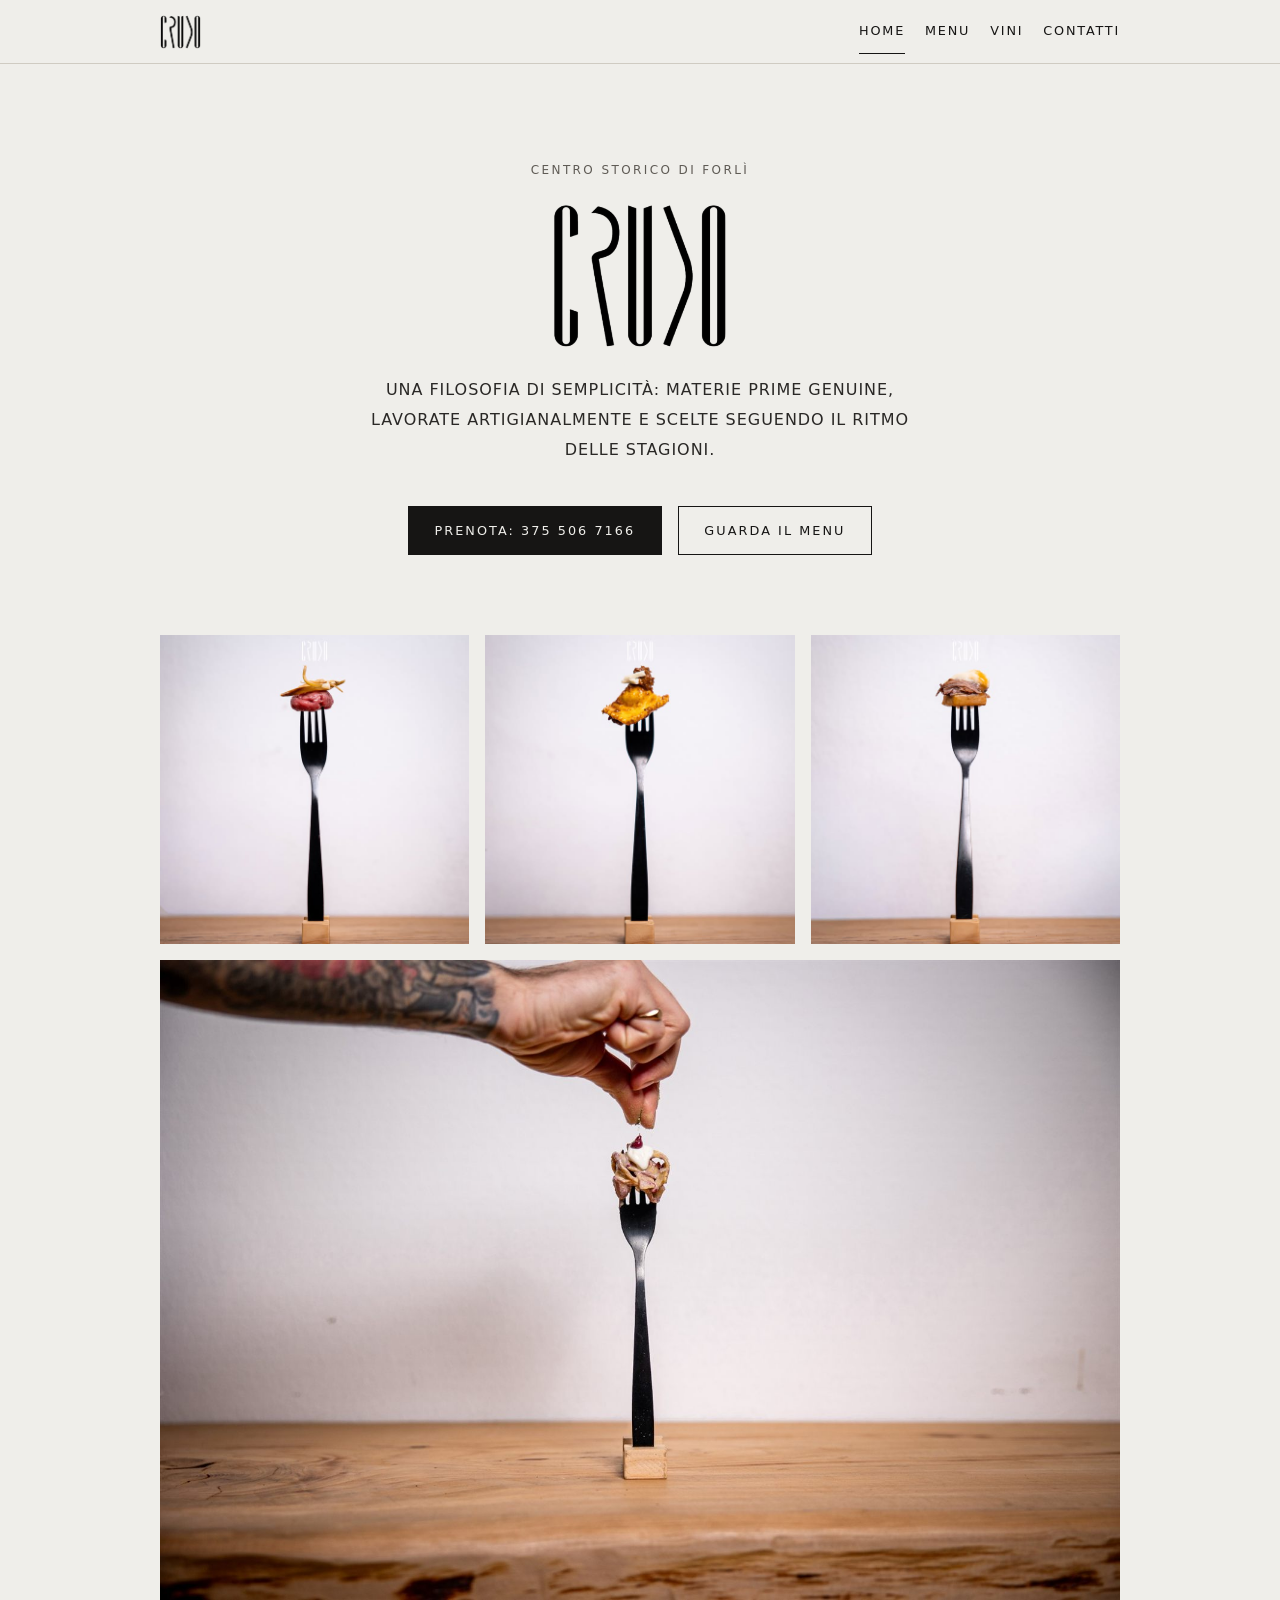
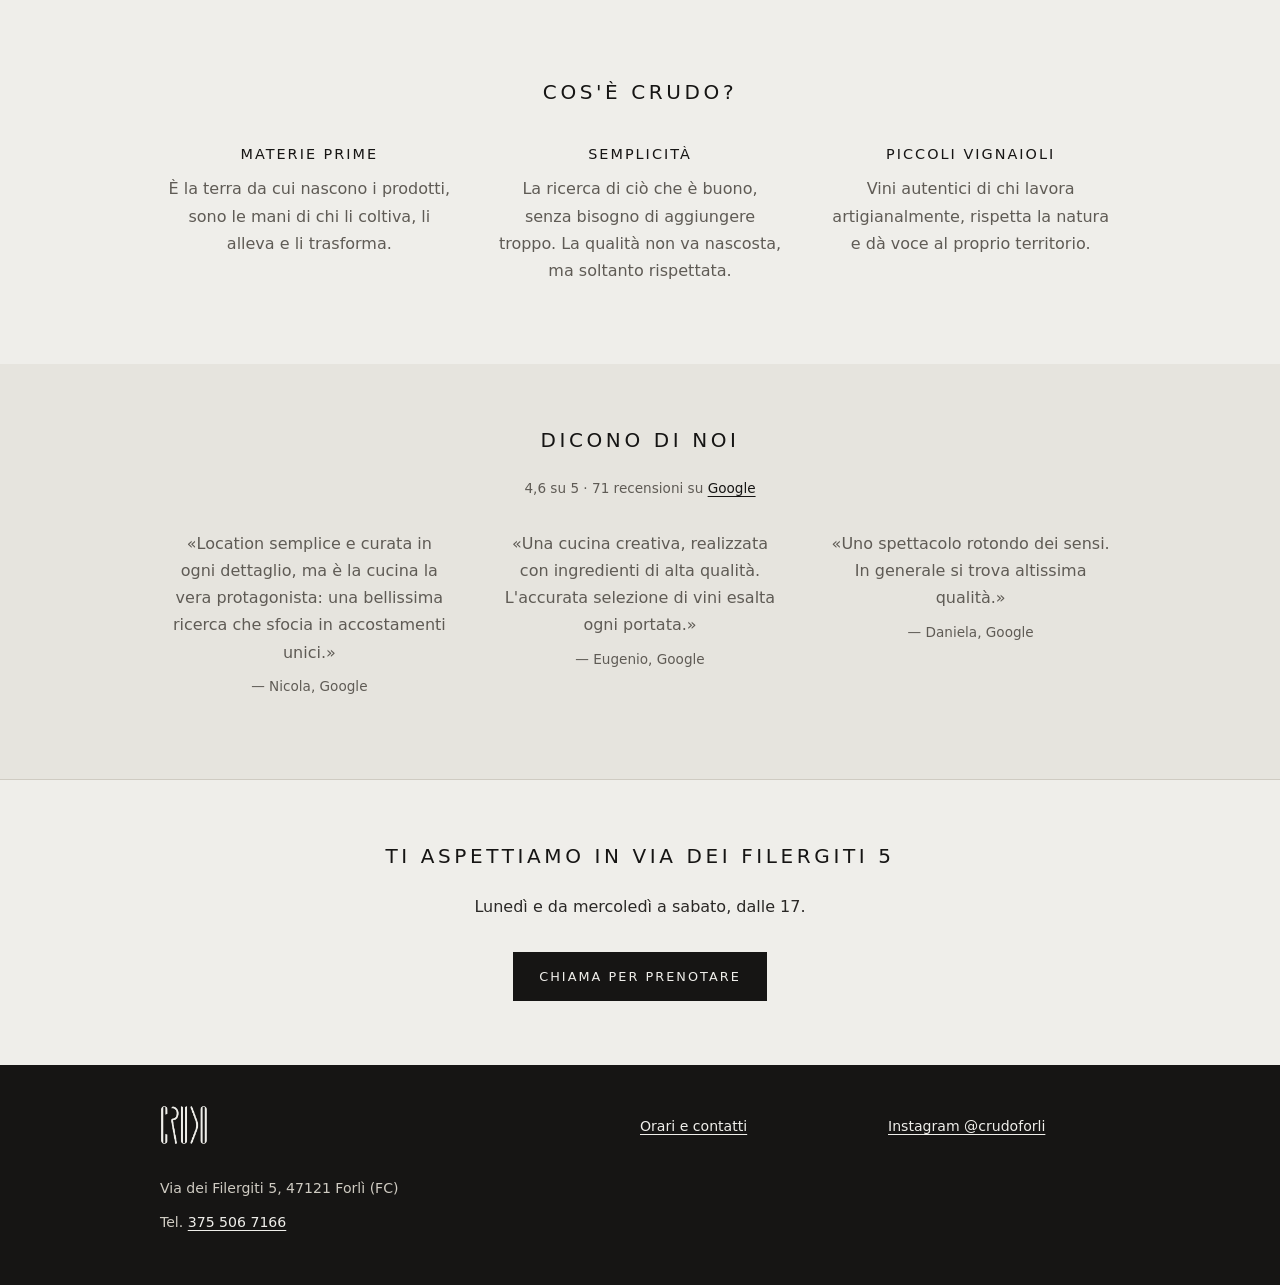
<file: index.html>
<!doctype html>
<html lang="it">
<head>
  <meta charset="utf-8">
  <meta name="viewport" content="width=device-width, initial-scale=1">
  <title>Crudo · Ristorante nel centro storico di Forlì</title>
  <meta name="description" content="Crudo, via dei Filergiti 5 nel centro storico di Forlì: materie prime genuine, cucina di stagione e vini di piccoli vignaioli. Prenota al 375 506 7166.">
  <meta property="og:type" content="website">
  <meta property="og:title" content="Crudo · Forlì">
  <meta property="og:description" content="Una filosofia di semplicità: materie prime genuine, stagioni, piccoli vignaioli. Centro storico di Forlì.">
  <meta property="og:image" content="https://www.crudoforli.it/img/mano-forchetta.jpg">
  <meta property="og:url" content="https://www.crudoforli.it/">
  <link rel="canonical" href="https://www.crudoforli.it/">
  <meta property="og:locale" content="it_IT">
  <meta name="twitter:card" content="summary_large_image">
  <link rel="stylesheet" href="css/style.css">
  <script type="application/ld+json">
  {
    "@context": "https://schema.org",
    "@type": "Restaurant",
    "name": "Crudo",
    "url": "https://www.crudoforli.it/",
    "image": "https://www.crudoforli.it/img/mano-forchetta.jpg",
    "telephone": "+39 375 506 7166",
    "acceptsReservations": "True",
    "sameAs": ["https://www.instagram.com/crudoforli/"],
    "address": {
      "@type": "PostalAddress",
      "streetAddress": "Via dei Filergiti 5",
      "postalCode": "47121",
      "addressLocality": "Forlì",
      "addressRegion": "FC",
      "addressCountry": "IT"
    },
    "geo": { "@type": "GeoCoordinates", "latitude": 44.2232008, "longitude": 12.0424388 },
    "openingHoursSpecification": [
      { "@type": "OpeningHoursSpecification", "dayOfWeek": "Monday", "opens": "17:00", "closes": "00:00" },
      { "@type": "OpeningHoursSpecification", "dayOfWeek": ["Wednesday", "Thursday", "Friday", "Saturday"], "opens": "17:00", "closes": "00:00" }
    ]
  }
  </script>
</head>
<body>
  <a class="skip" href="#contenuto">Vai al contenuto</a>
  <header class="header">
    <div class="wrap">
      <a class="logo" href="index.html"><img src="img/logo-crudo.png" alt="Crudo, torna alla home" width="338" height="283"></a>
      <nav class="nav" aria-label="Principale">
        <a href="index.html" aria-current="page">Home</a>
        <a href="menu.html">Menu</a>
        <a href="vini.html">Vini</a>
        <a href="contatti.html">Contatti</a>
      </nav>
    </div>
  </header>

  <main id="contenuto">
    <section class="hero">
      <div class="wrap">
        <p class="kicker">Centro storico di Forlì</p>
        <h1><img class="logo-hero" src="img/logo-crudo.png" alt="Crudo" width="338" height="283"></h1>
        <p class="lead">Una filosofia di semplicità: materie prime genuine, lavorate artigianalmente e scelte seguendo il ritmo delle stagioni.</p>
        <div class="azioni">
          <a class="btn" href="tel:+393755067166">Prenota: 375 506 7166</a>
          <a class="btn btn--light" href="menu.html">Guarda il menu</a>
        </div>
      </div>
    </section>

    <section class="galleria" aria-label="Foto dalla cucina di Crudo">
      <div class="wrap grid grid--3">
        <img src="img/forchetta-1.jpg" alt="Un boccone di carne cruda su una forchetta nera" width="640" height="640" loading="lazy">
        <img src="img/forchetta-2.jpg" alt="Un raviolo dorato con ragù su una forchetta nera" width="640" height="640" loading="lazy">
        <img src="img/forchetta-3.jpg" alt="Un boccone di carne sfilacciata con salsa su una forchetta nera" width="640" height="640" loading="lazy">
      </div>
      <div class="wrap foto-larga">
        <img src="img/mano-forchetta.jpg" alt="Una mano che condisce un boccone di pasta su una forchetta nera" width="1600" height="1066" loading="lazy">
      </div>
    </section>

    <section>
      <div class="wrap">
        <h2>Cos'è Crudo?</h2>
        <div class="grid grid--3">
          <article class="card">
            <h3>Materie prime</h3>
            <p>È la terra da cui nascono i prodotti, sono le mani di chi li coltiva, li alleva e li trasforma.</p>
          </article>
          <article class="card">
            <h3>Semplicità</h3>
            <p>La ricerca di ciò che è buono, senza bisogno di aggiungere troppo. La qualità non va nascosta, ma soltanto rispettata.</p>
          </article>
          <article class="card">
            <h3>Piccoli vignaioli</h3>
            <p>Vini autentici di chi lavora artigianalmente, rispetta la natura e dà voce al proprio territorio.</p>
          </article>
        </div>
      </div>
    </section>

    <section class="alt">
      <div class="wrap">
        <h2>Dicono di noi</h2>
        <p class="nota">4,6 su 5 · 71 recensioni su <a href="https://www.google.com/maps/place/Crudo+Forl%C3%AC/@44.2232008,12.0424388,17z">Google</a></p>
        <div class="grid grid--3">
          <blockquote class="card"><p>«Location semplice e curata in ogni dettaglio, ma è la cucina la vera protagonista: una bellissima ricerca che sfocia in accostamenti unici.»</p><footer>— Nicola, Google</footer></blockquote>
          <blockquote class="card"><p>«Una cucina creativa, realizzata con ingredienti di alta qualità. L'accurata selezione di vini esalta ogni portata.»</p><footer>— Eugenio, Google</footer></blockquote>
          <blockquote class="card"><p>«Uno spettacolo rotondo dei sensi. In generale si trova altissima qualità.»</p><footer>— Daniela, Google</footer></blockquote>
        </div>
      </div>
    </section>

    <section class="cta">
      <div class="wrap">
        <h2>Ti aspettiamo in via dei Filergiti 5</h2>
        <p>Lunedì e da mercoledì a sabato, dalle 17.</p>
        <a class="btn" href="tel:+393755067166">Chiama per prenotare</a>
      </div>
    </section>
  </main>

  <footer class="footer">
    <div class="wrap">
      <div><img class="logo-footer" src="img/logo-crudo-chiaro.png" alt="Crudo" width="338" height="283"><br>Via dei Filergiti 5, 47121 Forlì (FC)<br>Tel. <a href="tel:+393755067166">375 506 7166</a></div>
      <div><a href="contatti.html">Orari e contatti</a></div>
      <div><a href="https://www.instagram.com/crudoforli/" rel="noopener">Instagram @crudoforli</a></div>
    </div>
  </footer>
</body>
</html>
</file>
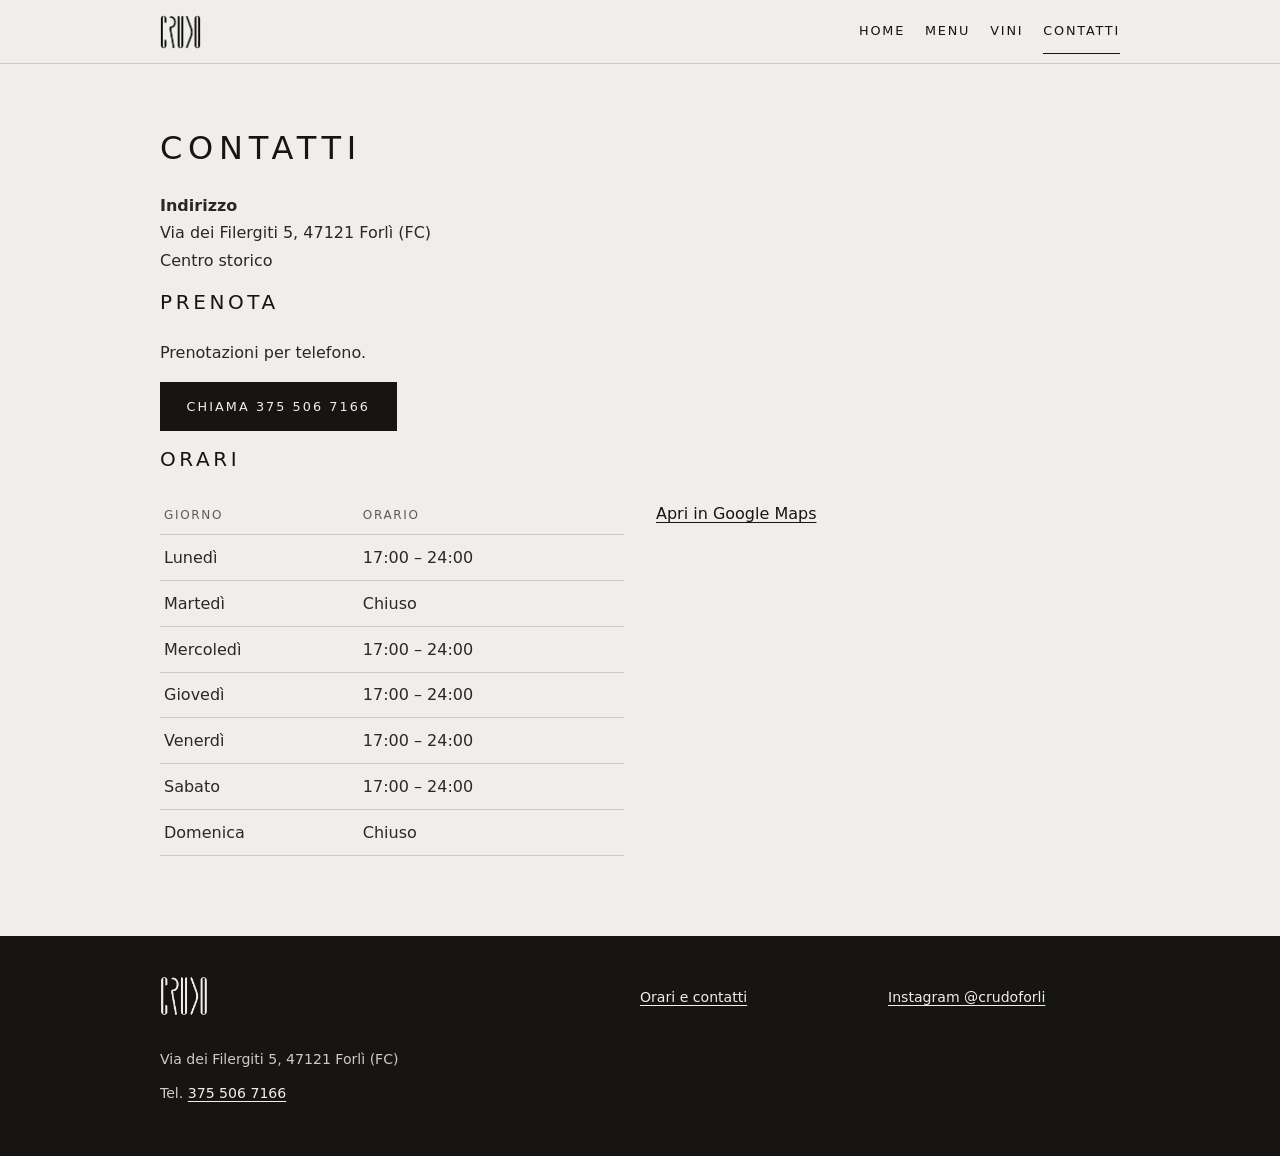
<file: contatti.html>
<!doctype html>
<html lang="it">
<head>
  <meta charset="utf-8">
  <meta name="viewport" content="width=device-width, initial-scale=1">
  <title>Contatti e orari · Crudo Forlì</title>
  <meta name="description" content="Crudo, via dei Filergiti 5, 47121 Forlì: aperto lunedì e da mercoledì a sabato dalle 17. Prenotazioni al 375 506 7166.">
  <meta property="og:type" content="website">
  <meta property="og:title" content="Contatti · Crudo Forlì">
  <meta property="og:description" content="Via dei Filergiti 5, centro storico di Forlì. Tel. 375 506 7166.">
  <meta property="og:image" content="https://www.crudoforli.it/img/mano-forchetta.jpg">
  <meta property="og:url" content="https://www.crudoforli.it/contatti.html">
  <link rel="canonical" href="https://www.crudoforli.it/contatti.html">
  <meta property="og:locale" content="it_IT">
  <meta name="twitter:card" content="summary_large_image">
  <link rel="stylesheet" href="css/style.css">
</head>
<body>
  <a class="skip" href="#contenuto">Vai al contenuto</a>
  <header class="header">
    <div class="wrap">
      <a class="logo" href="index.html"><img src="img/logo-crudo.png" alt="Crudo, torna alla home" width="338" height="283"></a>
      <nav class="nav" aria-label="Principale">
        <a href="index.html">Home</a>
        <a href="menu.html">Menu</a>
        <a href="vini.html">Vini</a>
        <a href="contatti.html" aria-current="page">Contatti</a>
      </nav>
    </div>
  </header>

  <main id="contenuto">
    <section>
      <div class="wrap grid grid--2">
        <div>
          <h1>Contatti</h1>
          <p><strong>Indirizzo</strong><br>Via dei Filergiti 5, 47121 Forlì (FC)<br>Centro storico</p>

          <h2 id="prenota">Prenota</h2>
          <p>Prenotazioni per telefono.</p>
          <p><a class="btn" href="tel:+393755067166">Chiama 375 506 7166</a></p>

          <h2>Orari</h2>
          <table class="orari">
            <thead><tr><th scope="col">Giorno</th><th scope="col">Orario</th></tr></thead>
            <tbody>
              <tr><th scope="row">Lunedì</th><td>17:00 – 24:00</td></tr>
              <tr><th scope="row">Martedì</th><td>Chiuso</td></tr>
              <tr><th scope="row">Mercoledì</th><td>17:00 – 24:00</td></tr>
              <tr><th scope="row">Giovedì</th><td>17:00 – 24:00</td></tr>
              <tr><th scope="row">Venerdì</th><td>17:00 – 24:00</td></tr>
              <tr><th scope="row">Sabato</th><td>17:00 – 24:00</td></tr>
              <tr><th scope="row">Domenica</th><td>Chiuso</td></tr>
            </tbody>
          </table>
        </div>
        <div>
          <iframe class="mappa" title="Mappa: Crudo, via dei Filergiti 5, Forlì" loading="lazy"
            src="https://www.google.com/maps?q=Crudo+Forl%C3%AC,+Via+dei+Filergiti+5,+47121+Forl%C3%AC&output=embed"></iframe>
          <p><a href="https://www.google.com/maps/place/Crudo+Forl%C3%AC/@44.2232008,12.0424388,17z">Apri in Google Maps</a></p>
        </div>
      </div>
    </section>
  </main>

  <footer class="footer">
    <div class="wrap">
      <div><img class="logo-footer" src="img/logo-crudo-chiaro.png" alt="Crudo" width="338" height="283"><br>Via dei Filergiti 5, 47121 Forlì (FC)<br>Tel. <a href="tel:+393755067166">375 506 7166</a></div>
      <div><a href="contatti.html">Orari e contatti</a></div>
      <div><a href="https://www.instagram.com/crudoforli/" rel="noopener">Instagram @crudoforli</a></div>
    </div>
  </footer>
</body>
</html>
</file>
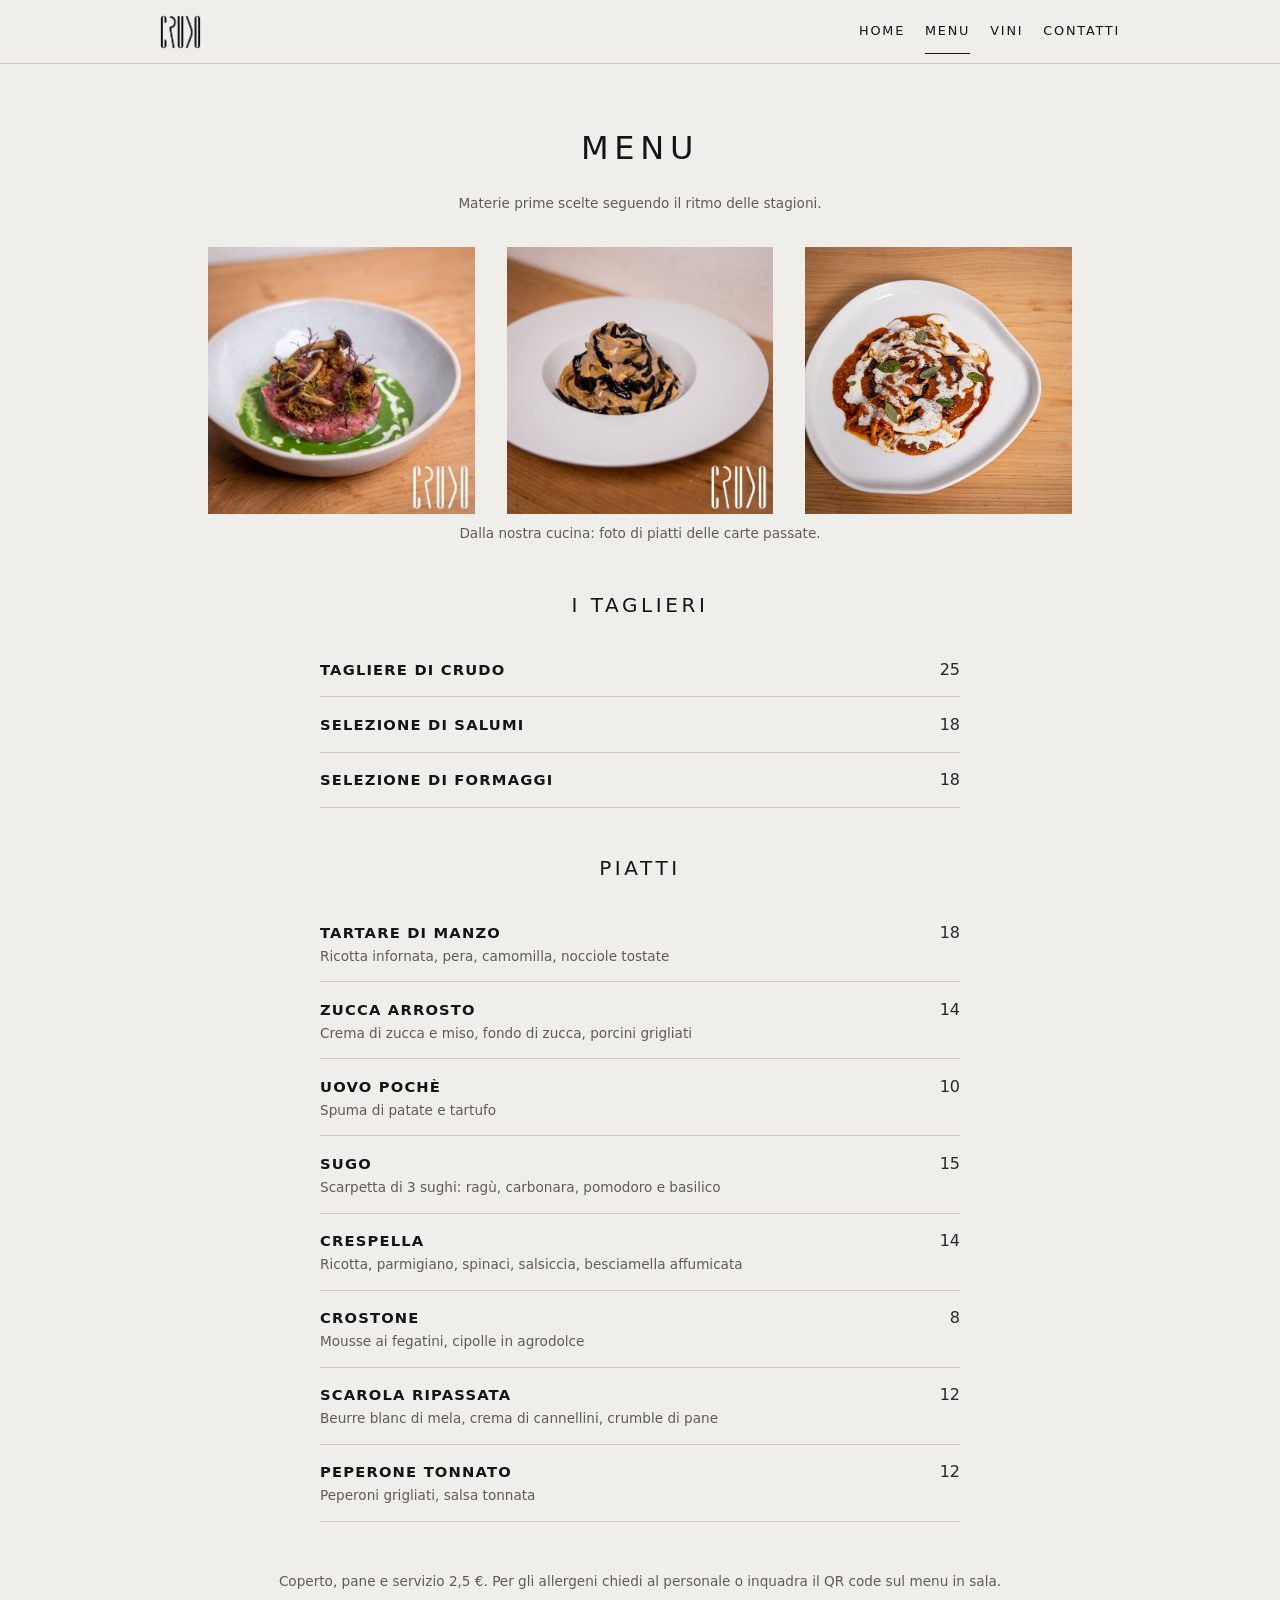
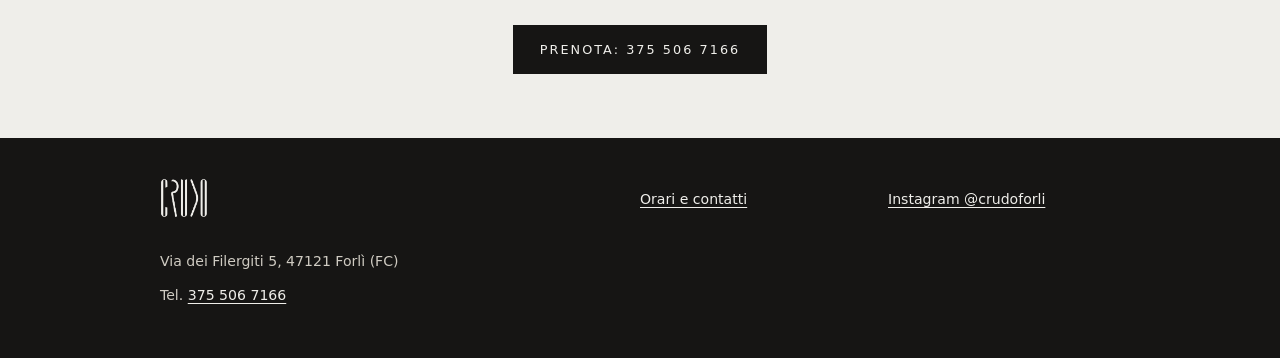
<file: menu.html>
<!doctype html>
<html lang="it">
<head>
  <meta charset="utf-8">
  <meta name="viewport" content="width=device-width, initial-scale=1">
  <title>Menu · Crudo Forlì</title>
  <meta name="description" content="Il menu di Crudo a Forlì: taglieri di salumi e formaggi, tartare di manzo, zucca arrosto, sughi, crespella e altri piatti di stagione.">
  <meta property="og:type" content="website">
  <meta property="og:title" content="Menu · Crudo Forlì">
  <meta property="og:description" content="Taglieri e piatti di stagione nel centro storico di Forlì.">
  <meta property="og:image" content="https://www.crudoforli.it/img/mano-forchetta.jpg">
  <meta property="og:url" content="https://www.crudoforli.it/menu.html">
  <link rel="canonical" href="https://www.crudoforli.it/menu.html">
  <meta property="og:locale" content="it_IT">
  <meta name="twitter:card" content="summary_large_image">
  <link rel="stylesheet" href="css/style.css">
</head>
<body>
  <a class="skip" href="#contenuto">Vai al contenuto</a>
  <header class="header">
    <div class="wrap">
      <a class="logo" href="index.html"><img src="img/logo-crudo.png" alt="Crudo, torna alla home" width="338" height="283"></a>
      <nav class="nav" aria-label="Principale">
        <a href="index.html">Home</a>
        <a href="menu.html" aria-current="page">Menu</a>
        <a href="vini.html">Vini</a>
        <a href="contatti.html">Contatti</a>
      </nav>
    </div>
  </header>

  <main id="contenuto">
    <section>
      <div class="wrap">
        <h1>Menu</h1>
        <p class="nota">Materie prime scelte seguendo il ritmo delle stagioni.</p>

        <figure class="foto-menu-box">
          <div class="grid grid--3 foto-menu">
            <img src="img/piatto-tartare.jpg" alt="Tartare con funghi e salsa verde in un piatto di ceramica" width="640" height="640" loading="lazy">
            <img src="img/piatto-pasta.jpg" alt="Tagliatelle con crema e salsa scura in un piatto bianco" width="640" height="640" loading="lazy">
            <img src="img/piatto-pomodoro.jpg" alt="Pasta con salsa di pomodoro, crema, basilico e un filo di riduzione scura in un piatto bianco" width="1600" height="1066" loading="lazy">
          </div>
          <figcaption class="nota">Dalla nostra cucina: foto di piatti delle carte passate.</figcaption>
        </figure>

        <div class="menu-sezione">
          <h2>I taglieri</h2>
          <div class="voce"><div><h3>Tagliere di crudo</h3></div><span class="prezzo">25</span></div>
          <div class="voce"><div><h3>Selezione di salumi</h3></div><span class="prezzo">18</span></div>
          <div class="voce"><div><h3>Selezione di formaggi</h3></div><span class="prezzo">18</span></div>
        </div>

        <div class="menu-sezione">
          <h2>Piatti</h2>
          <div class="voce"><div><h3>Tartare di manzo</h3><p>Ricotta infornata, pera, camomilla, nocciole tostate</p></div><span class="prezzo">18</span></div>
          <div class="voce"><div><h3>Zucca arrosto</h3><p>Crema di zucca e miso, fondo di zucca, porcini grigliati</p></div><span class="prezzo">14</span></div>
          <div class="voce"><div><h3>Uovo pochè</h3><p>Spuma di patate e tartufo</p></div><span class="prezzo">10</span></div>
          <div class="voce"><div><h3>Sugo</h3><p>Scarpetta di 3 sughi: ragù, carbonara, pomodoro e basilico</p></div><span class="prezzo">15</span></div>
          <div class="voce"><div><h3>Crespella</h3><p>Ricotta, parmigiano, spinaci, salsiccia, besciamella affumicata</p></div><span class="prezzo">14</span></div>
          <div class="voce"><div><h3>Crostone</h3><p>Mousse ai fegatini, cipolle in agrodolce</p></div><span class="prezzo">8</span></div>
          <div class="voce"><div><h3>Scarola ripassata</h3><p>Beurre blanc di mela, crema di cannellini, crumble di pane</p></div><span class="prezzo">12</span></div>
          <div class="voce"><div><h3>Peperone tonnato</h3><p>Peperoni grigliati, salsa tonnata</p></div><span class="prezzo">12</span></div>
        </div>

        <p class="nota">Coperto, pane e servizio 2,5 €. Per gli allergeni chiedi al personale o inquadra il QR code sul menu in sala.</p>
        <a class="btn" href="tel:+393755067166">Prenota: 375 506 7166</a>
      </div>
    </section>
  </main>

  <footer class="footer">
    <div class="wrap">
      <div><img class="logo-footer" src="img/logo-crudo-chiaro.png" alt="Crudo" width="338" height="283"><br>Via dei Filergiti 5, 47121 Forlì (FC)<br>Tel. <a href="tel:+393755067166">375 506 7166</a></div>
      <div><a href="contatti.html">Orari e contatti</a></div>
      <div><a href="https://www.instagram.com/crudoforli/" rel="noopener">Instagram @crudoforli</a></div>
    </div>
  </footer>
</body>
</html>
</file>
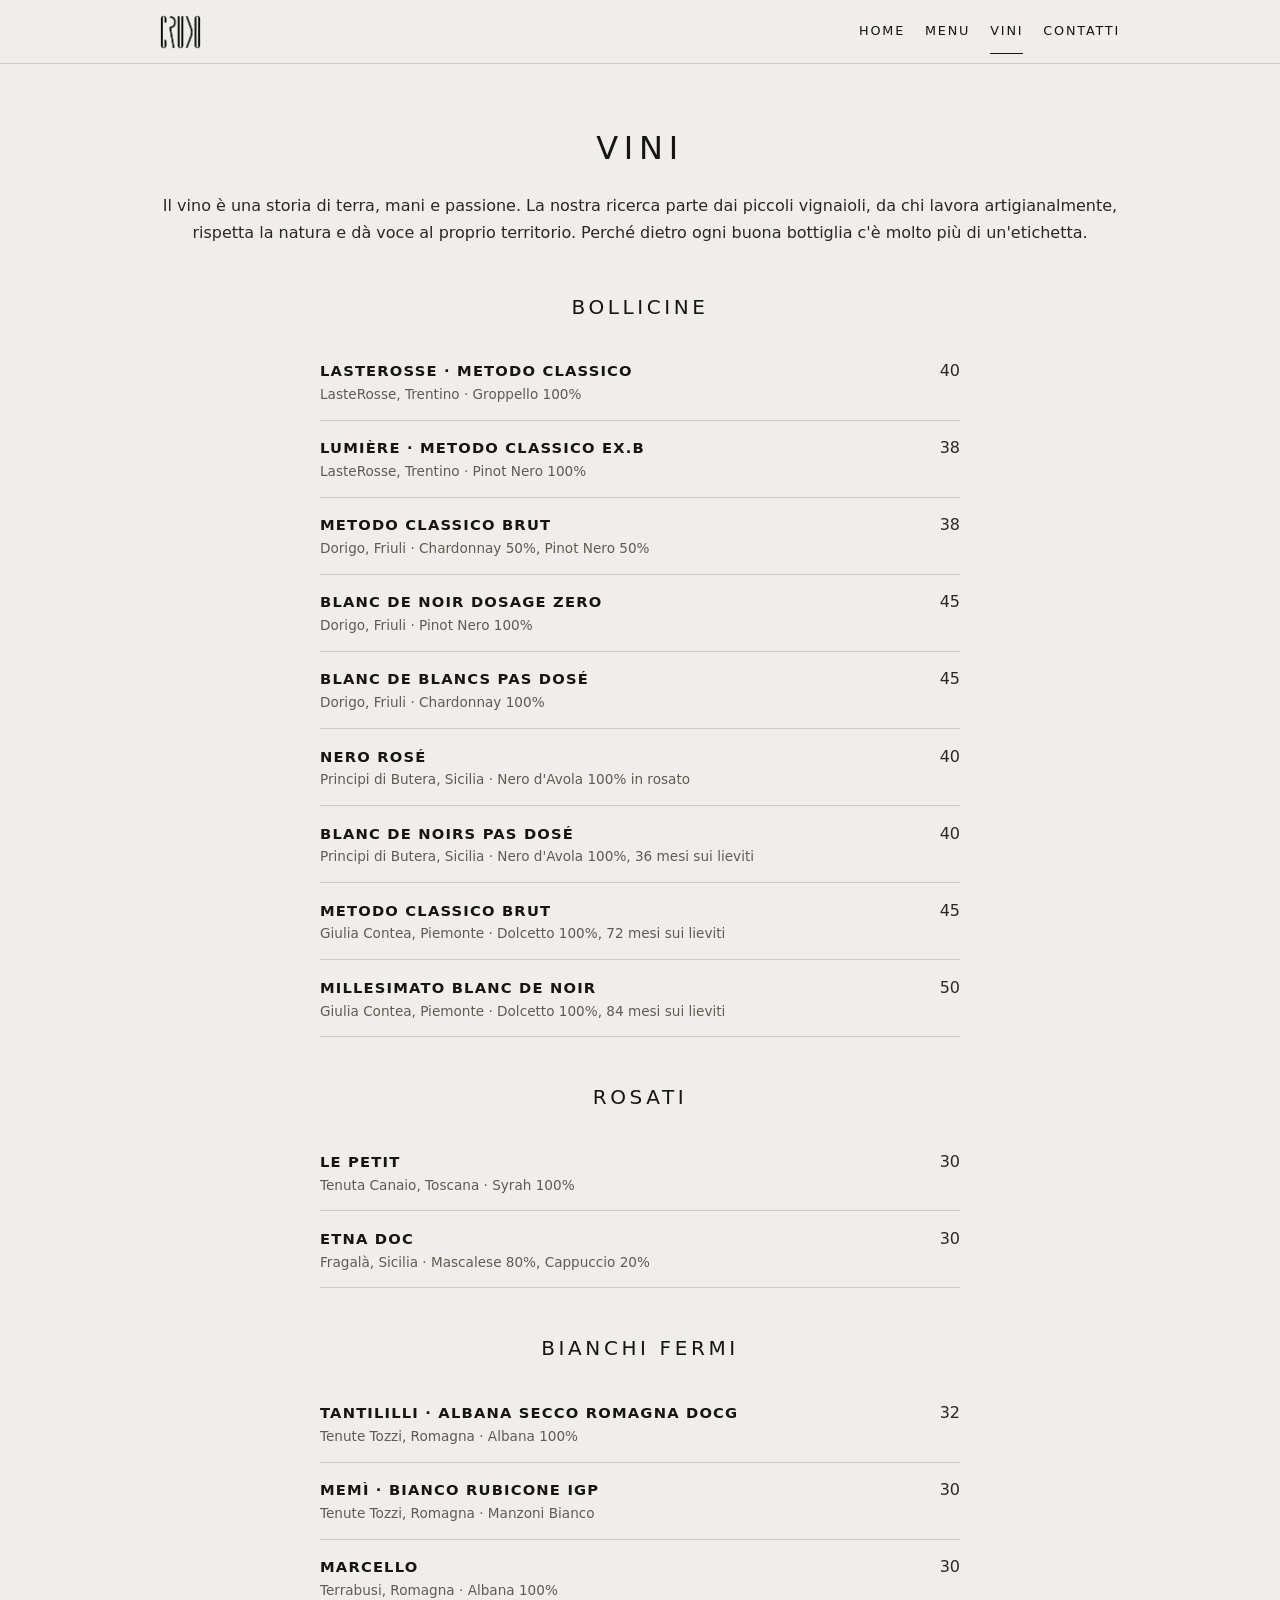
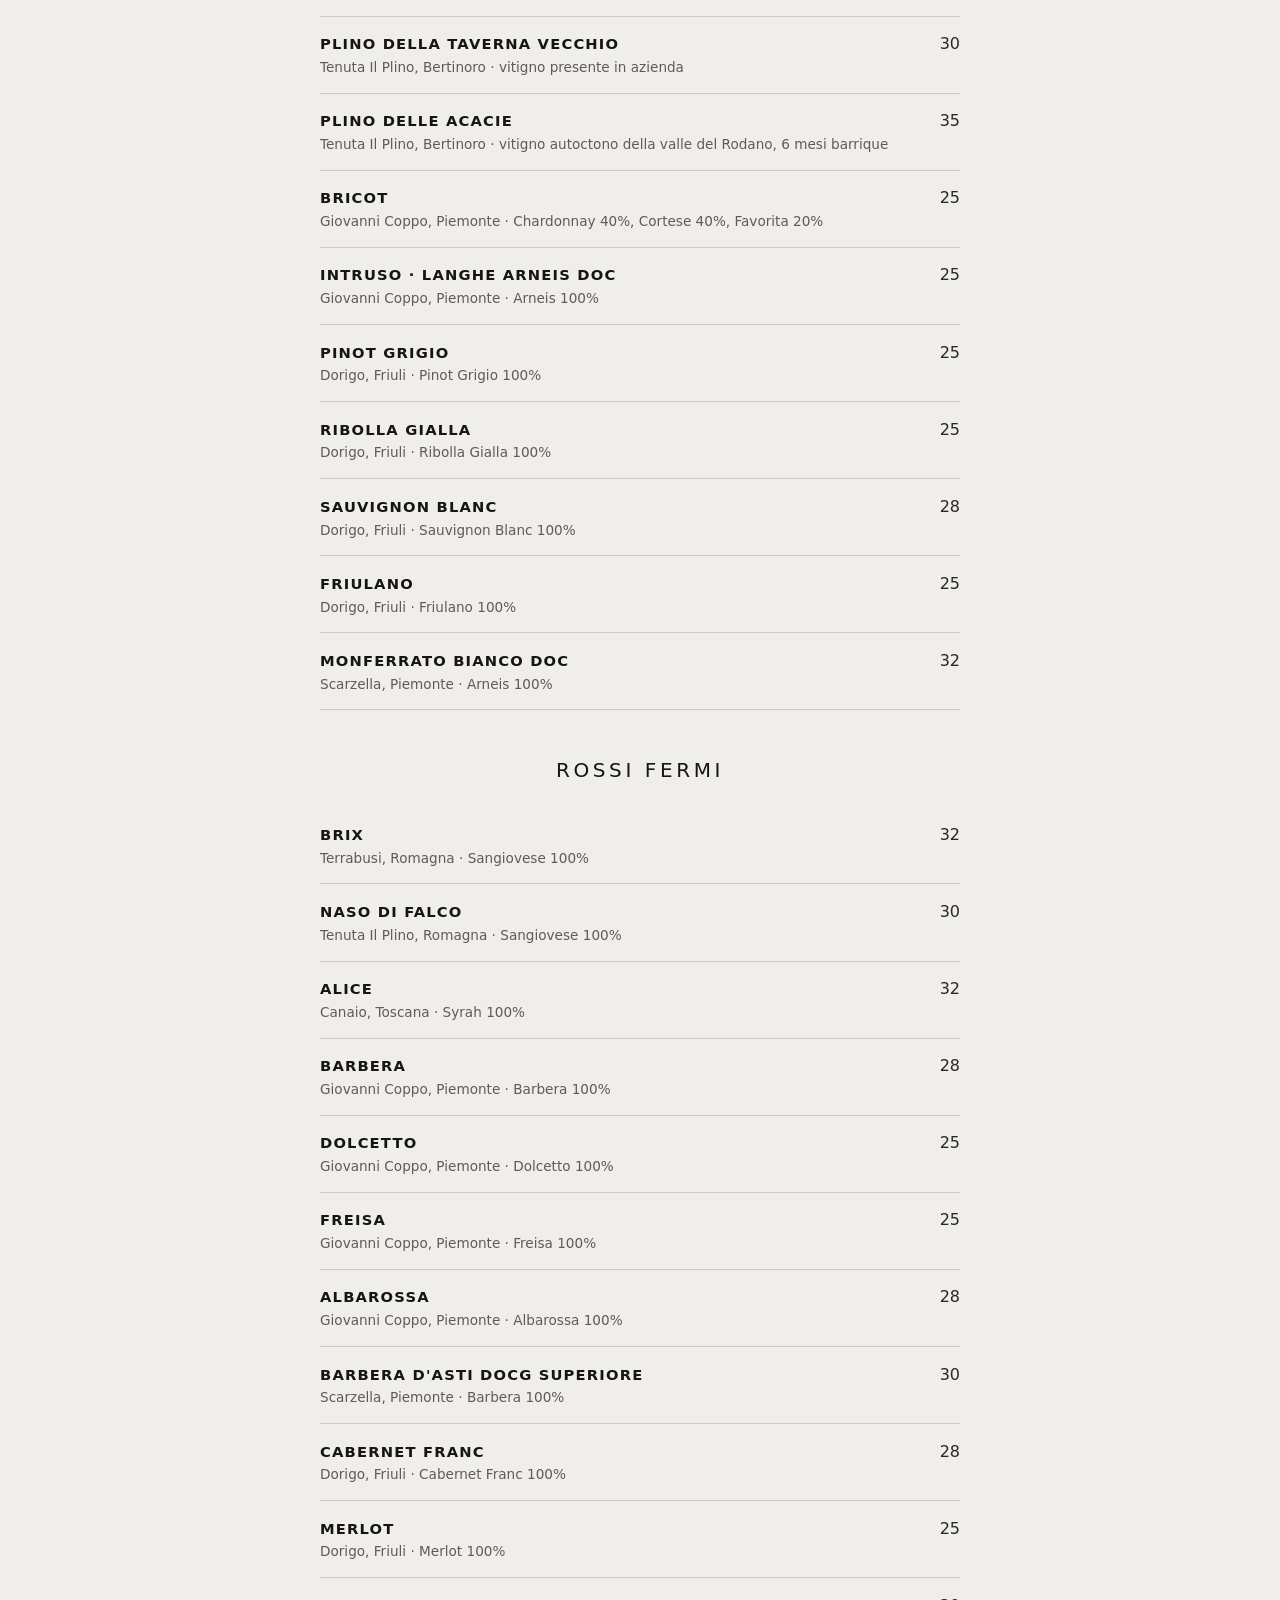
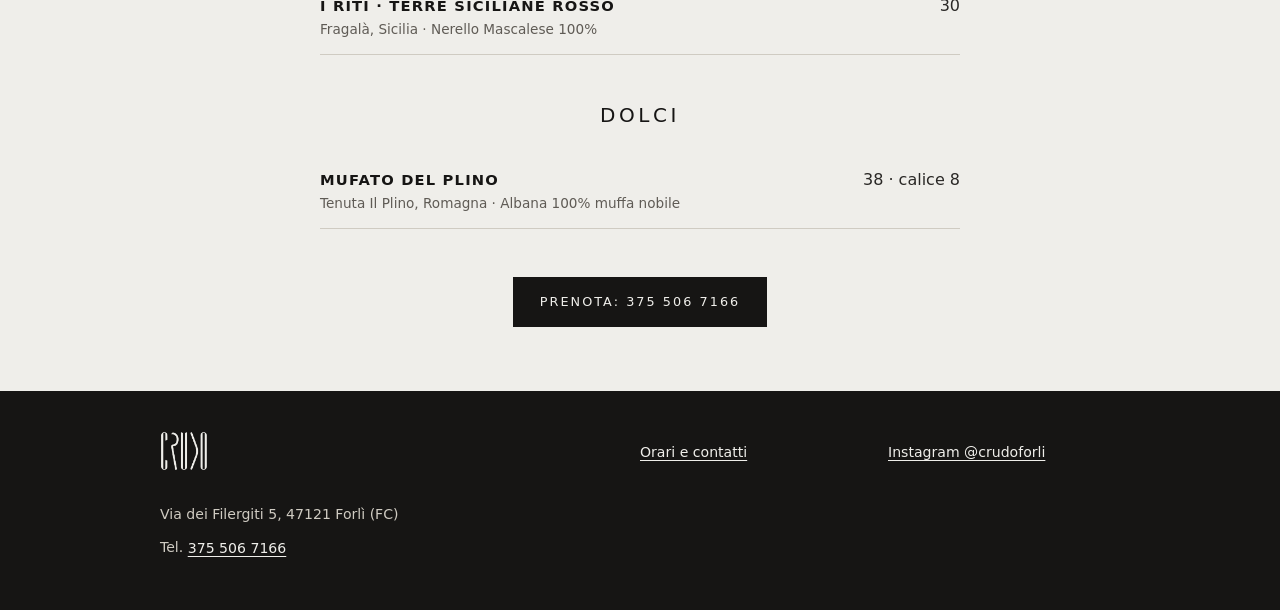
<file: vini.html>
<!doctype html>
<html lang="it">
<head>
  <meta charset="utf-8">
  <meta name="viewport" content="width=device-width, initial-scale=1">
  <title>Vini di piccoli vignaioli · Crudo Forlì</title>
  <meta name="description" content="La carta dei vini di Crudo a Forlì: bollicine, rosati, bianchi e rossi di piccoli vignaioli dalla Romagna al Friuli, dal Piemonte alla Sicilia.">
  <meta property="og:type" content="website">
  <meta property="og:title" content="Vini · Crudo Forlì">
  <meta property="og:description" content="Vini autentici di piccoli vignaioli.">
  <meta property="og:image" content="https://www.crudoforli.it/img/mano-forchetta.jpg">
  <meta property="og:url" content="https://www.crudoforli.it/vini.html">
  <link rel="canonical" href="https://www.crudoforli.it/vini.html">
  <meta property="og:locale" content="it_IT">
  <meta name="twitter:card" content="summary_large_image">
  <link rel="stylesheet" href="css/style.css">
</head>
<body>
  <a class="skip" href="#contenuto">Vai al contenuto</a>
  <header class="header">
    <div class="wrap">
      <a class="logo" href="index.html"><img src="img/logo-crudo.png" alt="Crudo, torna alla home" width="338" height="283"></a>
      <nav class="nav" aria-label="Principale">
        <a href="index.html">Home</a>
        <a href="menu.html">Menu</a>
        <a href="vini.html" aria-current="page">Vini</a>
        <a href="contatti.html">Contatti</a>
      </nav>
    </div>
  </header>

  <main id="contenuto">
    <section>
      <div class="wrap">
        <h1>Vini</h1>
        <p>Il vino è una storia di terra, mani e passione. La nostra ricerca parte dai piccoli vignaioli, da chi lavora artigianalmente, rispetta la natura e dà voce al proprio territorio. Perché dietro ogni buona bottiglia c'è molto più di un'etichetta.</p>

        <div class="menu-sezione">
          <h2>Bollicine</h2>
          <div class="voce"><div><h3>LasteRosse · Metodo Classico</h3><p>LasteRosse, Trentino · Groppello 100%</p></div><span class="prezzo">40</span></div>
          <div class="voce"><div><h3>Lumière · Metodo Classico EX.B</h3><p>LasteRosse, Trentino · Pinot Nero 100%</p></div><span class="prezzo">38</span></div>
          <div class="voce"><div><h3>Metodo Classico Brut</h3><p>Dorigo, Friuli · Chardonnay 50%, Pinot Nero 50%</p></div><span class="prezzo">38</span></div>
          <div class="voce"><div><h3>Blanc de Noir Dosage Zero</h3><p>Dorigo, Friuli · Pinot Nero 100%</p></div><span class="prezzo">45</span></div>
          <div class="voce"><div><h3>Blanc de Blancs Pas Dosé</h3><p>Dorigo, Friuli · Chardonnay 100%</p></div><span class="prezzo">45</span></div>
          <div class="voce"><div><h3>Nero Rosé</h3><p>Principi di Butera, Sicilia · Nero d'Avola 100% in rosato</p></div><span class="prezzo">40</span></div>
          <div class="voce"><div><h3>Blanc de Noirs Pas Dosé</h3><p>Principi di Butera, Sicilia · Nero d'Avola 100%, 36 mesi sui lieviti</p></div><span class="prezzo">40</span></div>
          <div class="voce"><div><h3>Metodo Classico Brut</h3><p>Giulia Contea, Piemonte · Dolcetto 100%, 72 mesi sui lieviti</p></div><span class="prezzo">45</span></div>
          <div class="voce"><div><h3>Millesimato Blanc de Noir</h3><p>Giulia Contea, Piemonte · Dolcetto 100%, 84 mesi sui lieviti</p></div><span class="prezzo">50</span></div>
        </div>

        <div class="menu-sezione">
          <h2>Rosati</h2>
          <div class="voce"><div><h3>Le Petit</h3><p>Tenuta Canaio, Toscana · Syrah 100%</p></div><span class="prezzo">30</span></div>
          <div class="voce"><div><h3>Etna DOC</h3><p>Fragalà, Sicilia · Mascalese 80%, Cappuccio 20%</p></div><span class="prezzo">30</span></div>
        </div>

        <div class="menu-sezione">
          <h2>Bianchi fermi</h2>
          <div class="voce"><div><h3>Tantililli · Albana Secco Romagna DOCG</h3><p>Tenute Tozzi, Romagna · Albana 100%</p></div><span class="prezzo">32</span></div>
          <div class="voce"><div><h3>Memì · Bianco Rubicone IGP</h3><p>Tenute Tozzi, Romagna · Manzoni Bianco</p></div><span class="prezzo">30</span></div>
          <div class="voce"><div><h3>Marcello</h3><p>Terrabusi, Romagna · Albana 100%</p></div><span class="prezzo">30</span></div>
          <div class="voce"><div><h3>Plino della Taverna Vecchio</h3><p>Tenuta Il Plino, Bertinoro · vitigno presente in azienda</p></div><span class="prezzo">30</span></div>
          <div class="voce"><div><h3>Plino delle Acacie</h3><p>Tenuta Il Plino, Bertinoro · vitigno autoctono della valle del Rodano, 6 mesi barrique</p></div><span class="prezzo">35</span></div>
          <div class="voce"><div><h3>Bricot</h3><p>Giovanni Coppo, Piemonte · Chardonnay 40%, Cortese 40%, Favorita 20%</p></div><span class="prezzo">25</span></div>
          <div class="voce"><div><h3>Intruso · Langhe Arneis DOC</h3><p>Giovanni Coppo, Piemonte · Arneis 100%</p></div><span class="prezzo">25</span></div>
          <div class="voce"><div><h3>Pinot Grigio</h3><p>Dorigo, Friuli · Pinot Grigio 100%</p></div><span class="prezzo">25</span></div>
          <div class="voce"><div><h3>Ribolla Gialla</h3><p>Dorigo, Friuli · Ribolla Gialla 100%</p></div><span class="prezzo">25</span></div>
          <div class="voce"><div><h3>Sauvignon Blanc</h3><p>Dorigo, Friuli · Sauvignon Blanc 100%</p></div><span class="prezzo">28</span></div>
          <div class="voce"><div><h3>Friulano</h3><p>Dorigo, Friuli · Friulano 100%</p></div><span class="prezzo">25</span></div>
          <div class="voce"><div><h3>Monferrato Bianco DOC</h3><p>Scarzella, Piemonte · Arneis 100%</p></div><span class="prezzo">32</span></div>
        </div>

        <div class="menu-sezione">
          <h2>Rossi fermi</h2>
          <div class="voce"><div><h3>Brix</h3><p>Terrabusi, Romagna · Sangiovese 100%</p></div><span class="prezzo">32</span></div>
          <div class="voce"><div><h3>Naso di Falco</h3><p>Tenuta Il Plino, Romagna · Sangiovese 100%</p></div><span class="prezzo">30</span></div>
          <div class="voce"><div><h3>Alice</h3><p>Canaio, Toscana · Syrah 100%</p></div><span class="prezzo">32</span></div>
          <div class="voce"><div><h3>Barbera</h3><p>Giovanni Coppo, Piemonte · Barbera 100%</p></div><span class="prezzo">28</span></div>
          <div class="voce"><div><h3>Dolcetto</h3><p>Giovanni Coppo, Piemonte · Dolcetto 100%</p></div><span class="prezzo">25</span></div>
          <div class="voce"><div><h3>Freisa</h3><p>Giovanni Coppo, Piemonte · Freisa 100%</p></div><span class="prezzo">25</span></div>
          <div class="voce"><div><h3>Albarossa</h3><p>Giovanni Coppo, Piemonte · Albarossa 100%</p></div><span class="prezzo">28</span></div>
          <div class="voce"><div><h3>Barbera d'Asti DOCG Superiore</h3><p>Scarzella, Piemonte · Barbera 100%</p></div><span class="prezzo">30</span></div>
          <div class="voce"><div><h3>Cabernet Franc</h3><p>Dorigo, Friuli · Cabernet Franc 100%</p></div><span class="prezzo">28</span></div>
          <div class="voce"><div><h3>Merlot</h3><p>Dorigo, Friuli · Merlot 100%</p></div><span class="prezzo">25</span></div>
          <div class="voce"><div><h3>I Riti · Terre Siciliane Rosso</h3><p>Fragalà, Sicilia · Nerello Mascalese 100%</p></div><span class="prezzo">30</span></div>
        </div>

        <div class="menu-sezione">
          <h2>Dolci</h2>
          <div class="voce"><div><h3>Mufato del Plino</h3><p>Tenuta Il Plino, Romagna · Albana 100% muffa nobile</p></div><span class="prezzo">38 · calice 8</span></div>
        </div>

        <a class="btn" href="tel:+393755067166">Prenota: 375 506 7166</a>
      </div>
    </section>
  </main>

  <footer class="footer">
    <div class="wrap">
      <div><img class="logo-footer" src="img/logo-crudo-chiaro.png" alt="Crudo" width="338" height="283"><br>Via dei Filergiti 5, 47121 Forlì (FC)<br>Tel. <a href="tel:+393755067166">375 506 7166</a></div>
      <div><a href="contatti.html">Orari e contatti</a></div>
      <div><a href="https://www.instagram.com/crudoforli/" rel="noopener">Instagram @crudoforli</a></div>
    </div>
  </footer>
</body>
</html>
</file>
<file: css/style.css>
/* Stile ripreso dai materiali Canva di Crudo: sfondo grigio caldo, testo nero,
   titoli in maiuscolo spaziato, molto spazio bianco, nessun colore d'accento. */
:root {
  --fondo: #efeeea;
  --fondo-alt: #e6e4de;
  --nero: #161514;
  --testo: #2a2826;
  --grigio: #5f5b55;
  --linea: #cfcbc2;
  --sans: "Poppins", "Segoe UI", system-ui, -apple-system, Roboto, "Helvetica Neue", Arial, sans-serif;
  --max: 60rem;
}

* { box-sizing: border-box; }
html { scroll-behavior: smooth; }
body {
  margin: 0;
  font-family: var(--sans);
  font-size: 1rem;
  line-height: 1.7;
  color: var(--testo);
  background: var(--fondo);
}
img { max-width: 100%; height: auto; display: block; }
a { color: var(--nero); text-underline-offset: 3px; }
a:focus-visible, button:focus-visible { outline: 2px solid var(--nero); outline-offset: 3px; }

h1, h2, h3 { font-family: var(--sans); color: var(--nero); line-height: 1.25; }
h1, h2 { font-weight: 500; text-transform: uppercase; letter-spacing: .18em; }
h1 { font-size: clamp(1.5rem, 4.5vw, 2rem); margin: 0 0 1.5rem; }
h2 { font-size: clamp(1.05rem, 3vw, 1.25rem); margin: 0 0 1.5rem; }
h3 { font-size: 1rem; font-weight: 600; margin: 0 0 .3rem; }

.wrap { width: min(100% - 2.5rem, var(--max)); margin-inline: auto; }
.skip { position: absolute; left: -999px; }
.skip:focus { left: 1rem; top: 1rem; background: var(--fondo); padding: .5rem 1rem; z-index: 10; }

/* Segnaposto: dati ancora da inserire (vedi contenuti.md) */
.ph { background: #fff3c4; color: #5a4300; border: 1px dashed #b38f00; padding: 0 .3em; border-radius: 3px; font-style: normal; }

/* Header */
.header { background: var(--fondo); border-bottom: 1px solid var(--linea); position: sticky; top: 0; z-index: 5; }
.header .wrap { display: flex; align-items: center; justify-content: space-between; gap: 1rem; padding-block: .6rem; flex-wrap: wrap; }
.logo {
  font-size: 1.5rem; font-weight: 300; letter-spacing: .32em; text-transform: uppercase;
  color: var(--nero); text-decoration: none; min-height: 44px; display: inline-flex; align-items: center;
}
.logo img { height: 34px; width: auto; }
.logo-hero { height: clamp(90px, 22vw, 150px); width: auto; margin-inline: auto; }
.logo-footer { height: 40px; width: auto; margin-bottom: .5rem; }
.nav { display: flex; gap: 1.25rem; flex-wrap: wrap; }
.nav a {
  color: var(--nero); text-decoration: none; font-size: .8rem; text-transform: uppercase; letter-spacing: .14em;
  min-height: 44px; display: inline-flex; align-items: center; border-bottom: 1px solid transparent;
}
.nav a[aria-current="page"], .nav a:hover { border-bottom-color: var(--nero); }

/* Bottoni */
.btn {
  display: inline-flex; align-items: center; justify-content: center; min-height: 44px;
  background: var(--nero); color: var(--fondo); text-decoration: none;
  font-size: .8rem; font-weight: 500; text-transform: uppercase; letter-spacing: .16em;
  padding: .8rem 1.6rem; border: 1px solid var(--nero);
}
.btn:hover { background: transparent; color: var(--nero); }
.btn--light { background: transparent; color: var(--nero); }
.btn--light:hover { background: var(--nero); color: var(--fondo); }

/* Hero */
.hero { text-align: center; padding-block: 6rem 5rem; }
.hero h1 { font-size: clamp(3rem, 13vw, 6rem); font-weight: 300; letter-spacing: .3em; margin-bottom: 1.5rem; }
.hero .kicker { text-transform: uppercase; letter-spacing: .2em; font-size: .75rem; color: var(--grigio); margin: 0 0 1.25rem; }
.hero p.lead { font-size: 1rem; max-width: 34rem; margin-inline: auto; text-transform: uppercase; letter-spacing: .06em; line-height: 1.9; }
.hero .azioni { display: flex; gap: 1rem; flex-wrap: wrap; justify-content: center; margin-top: 2.5rem; }

/* Foto */
.galleria { padding-block: 0 1rem; }
.galleria .grid { gap: 1rem; }
.galleria img, .foto-menu img { width: 100%; aspect-ratio: 1; object-fit: cover; }
.foto-larga { margin-top: 1rem; }
.foto-larga img { width: 100%; aspect-ratio: 3 / 2; object-fit: cover; }
.foto-menu-box { margin: 2rem auto 0; max-width: 54rem; text-align: center; }
.foto-menu { gap: 1rem; }
.foto-menu-box figcaption { margin-top: .5rem; }

/* Sezioni */
section { padding-block: 4rem; }
.alt { background: var(--fondo-alt); }
.grid { display: grid; gap: 2rem; }
@media (min-width: 48rem) { .grid--3 { grid-template-columns: repeat(3, 1fr); } .grid--2 { grid-template-columns: 1fr 1fr; } }
.card { text-align: center; padding: 1rem .5rem; }
.card h3 { text-transform: uppercase; letter-spacing: .14em; font-weight: 500; font-size: .9rem; margin-bottom: .75rem; }
.card p { margin: 0; color: var(--grigio); }

blockquote { margin: 0; font-size: 1rem; }
blockquote footer { font-size: .85rem; color: var(--grigio); margin-top: .6rem; }

/* Menu e vini: impaginazione centrata come la carta stampata */
main > section > .wrap > h2,
main > section > .wrap > h1,
main > section > .wrap > p,
.menu-sezione h2 { text-align: center; }
main > section > .wrap > .btn { display: flex; width: fit-content; margin: 2rem auto 0; }
.menu-sezione { margin: 3rem auto; max-width: 40rem; }
.voce { display: flex; justify-content: space-between; align-items: baseline; gap: 1rem; padding-block: .85rem; border-bottom: 1px solid var(--linea); }
.voce h3 { text-transform: uppercase; letter-spacing: .08em; font-size: .92rem; margin: 0; }
.voce p { margin: .15rem 0 0; color: var(--grigio); font-size: .85rem; }
.prezzo { white-space: nowrap; font-weight: 500; }
.nota { font-size: .85rem; color: var(--grigio); }

/* Contatti */
.orari { width: 100%; border-collapse: collapse; margin-bottom: 1rem; }
.orari th, .orari td { text-align: left; padding: .55rem .25rem; border-bottom: 1px solid var(--linea); font-weight: 400; }
.orari thead th { font-size: .75rem; text-transform: uppercase; letter-spacing: .14em; color: var(--grigio); }
.mappa { width: 100%; aspect-ratio: 4 / 3; border: 0; filter: grayscale(1); }

/* CTA finale e footer */
.cta { text-align: center; border-top: 1px solid var(--linea); }
.footer { background: var(--nero); color: #cfcbc2; padding-block: 2.5rem; font-size: .88rem; }
.footer a { color: var(--fondo); }
.footer a.ph { color: #5a4300; }
.footer strong { letter-spacing: .3em; text-transform: uppercase; font-weight: 400; color: var(--fondo); }
.footer .wrap { display: grid; gap: 1rem; }
.footer .wrap a { min-height: 44px; display: inline-flex; align-items: center; }
@media (min-width: 48rem) { .footer .wrap { grid-template-columns: 2fr 1fr 1fr; } }
</file>
